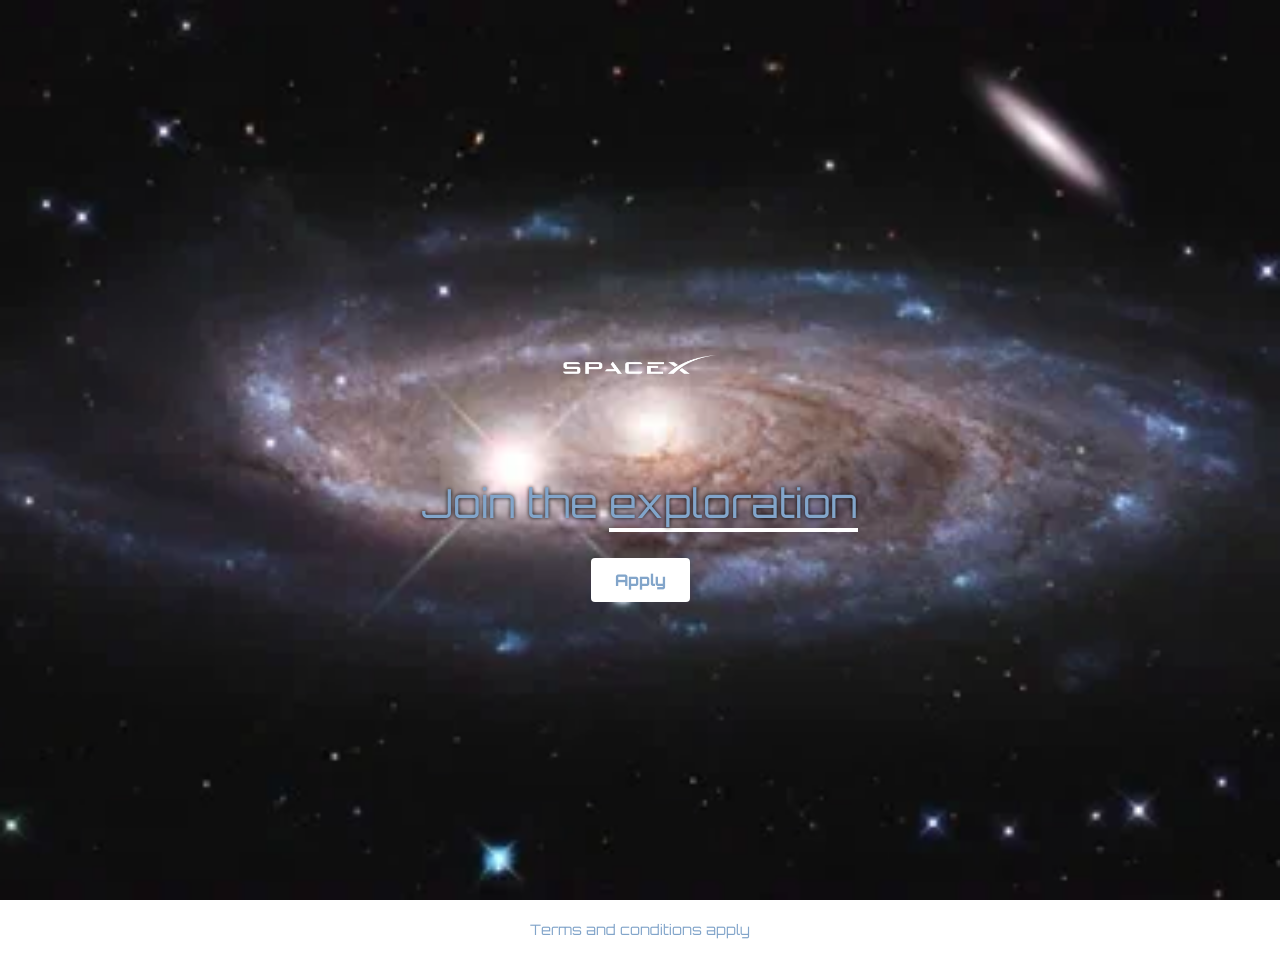
<file: day4/index.html>
<html>
    <head>
        <link rel="preconnect" href="https://fonts.googleapis.com">
        <link rel="preconnect" href="https://fonts.gstatic.com" crossorigin>
        <link href="https://fonts.googleapis.com/css2?family=Orbitron:wght@400;800&display=swap" rel="stylesheet">
        <link rel="stylesheet" href="styles.css" />
    </head>
    <body>
        <div id="hero">
            <img src="SpaceX-White-Logo.wine.png" id="main-logo">
            <h1 id="title">Join the <span class="underline">exploration</span></h1>
            <button class="btn">Apply</button>
        </div>
        <h3>Terms and conditions apply</h3>
    </body>
</html>
</file>
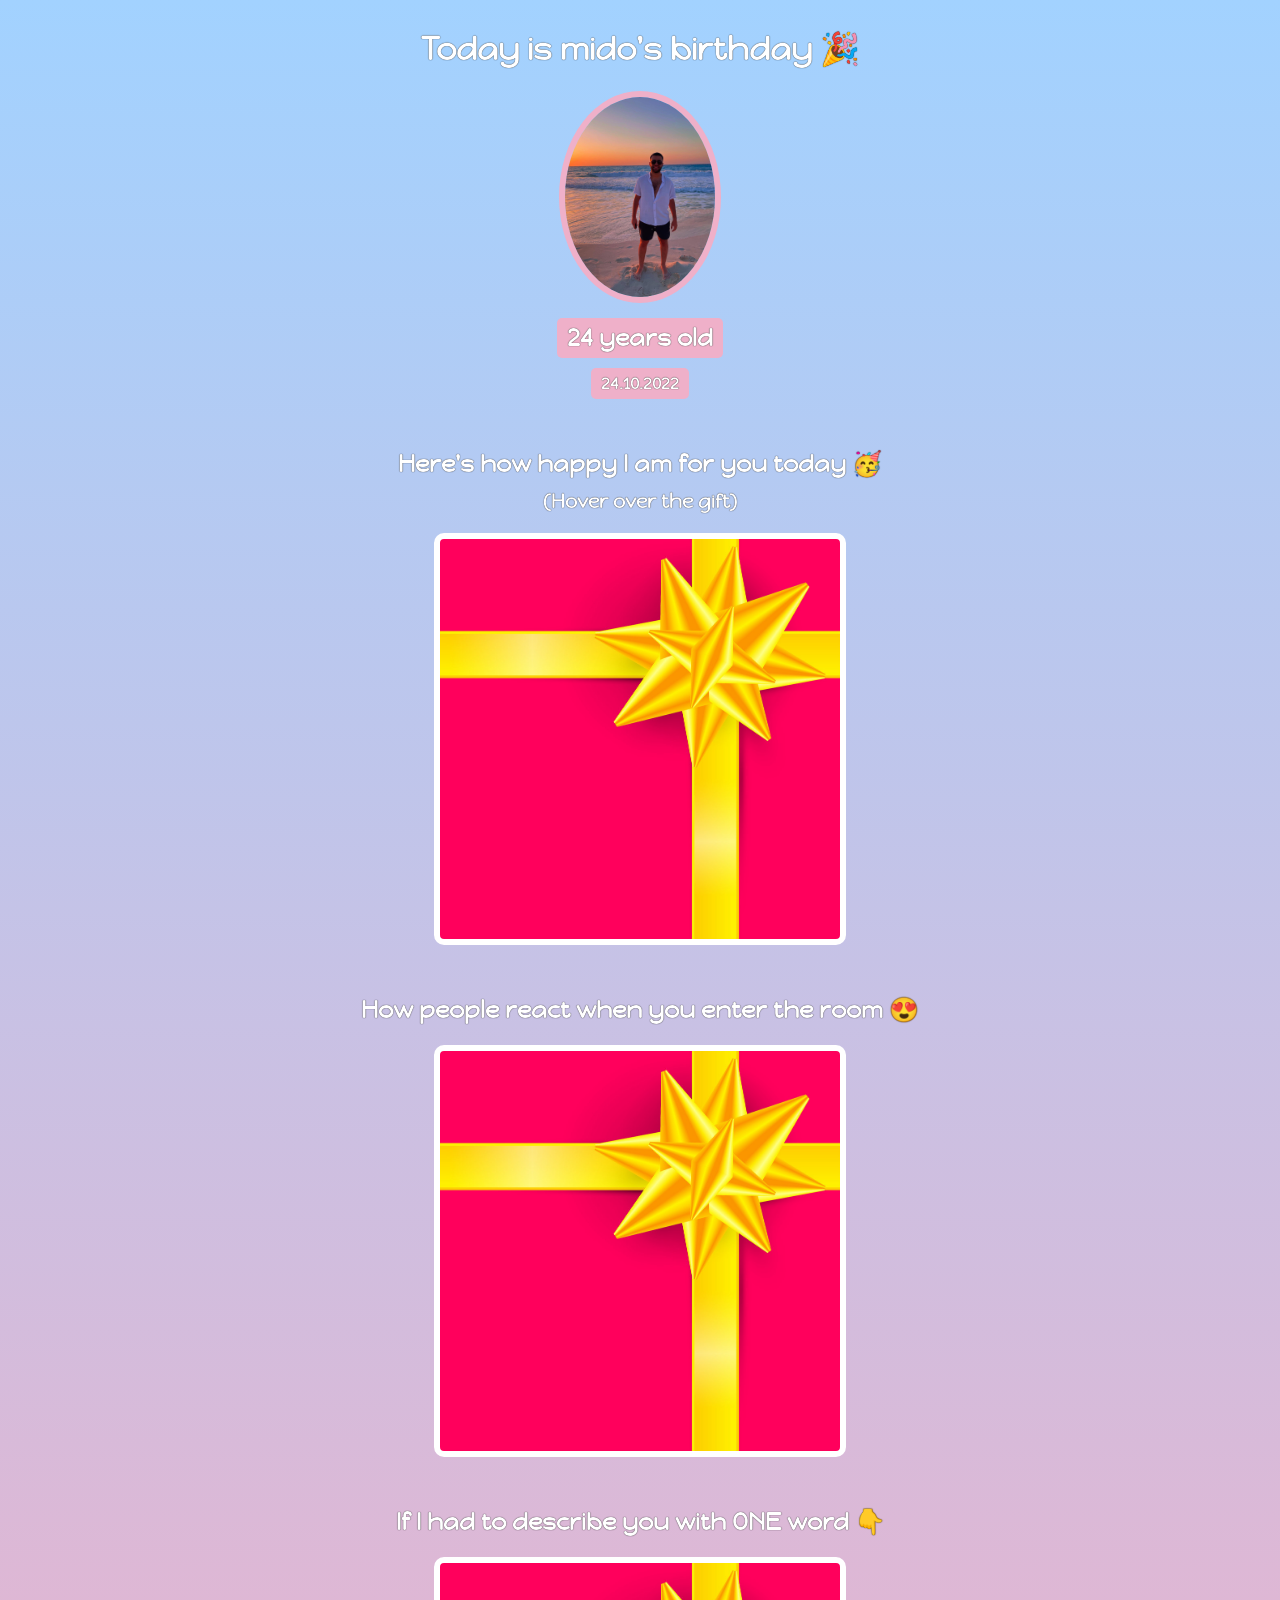
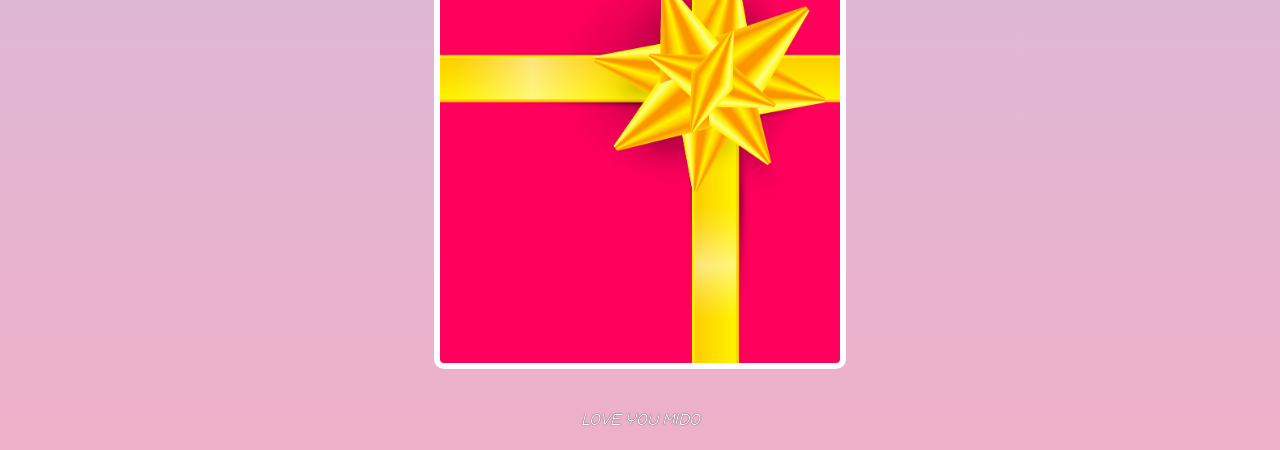
<file: day5/index.html>
<html>
    <head>
        <link rel="preconnect" href="https://fonts.googleapis.com">
        <link rel="preconnect" href="https://fonts.gstatic.com" crossorigin>
        <link href="https://fonts.googleapis.com/css2?family=Happy+Monkey&display=swap" rel="stylesheet">
        <link rel="stylesheet" href="styles.css">
    </head>
    <body>
        <div id="header">
            <h1>Today is mido's birthday 🎉</h1>
            <img id="bff-img" src="mido.jpg">
            <h2 id="bday-age">24 years old</h2>
            <h4 id="bday-date">24.10.2022</h4>
        </div>
        
        <div class="gift-section">
            <h2 class="gift-title">Here's how happy I am for you today 🥳</h2>
            <h3 class="gift-hint">(Hover over the gift)</h3>
            <div class="gift-img" id="gift-img-happy"></div>
        </div>
        
        <div class="gift-section">
            <h2 class="gift-title">How people react when you enter the room 😍</h2>
            <div class="gift-img" id="gift-img-hot"></div>
        </div>
        
        <div class="gift-section">
            <h2 class="gift-title">If I had to describe you with ONE word 👇</h2>
            <div class="gift-img" id="gift-img-genius"></div>
        </div>

        <p id="footer">LOVE YOU MIDO </p>
        
    </body>
</html>
</file>
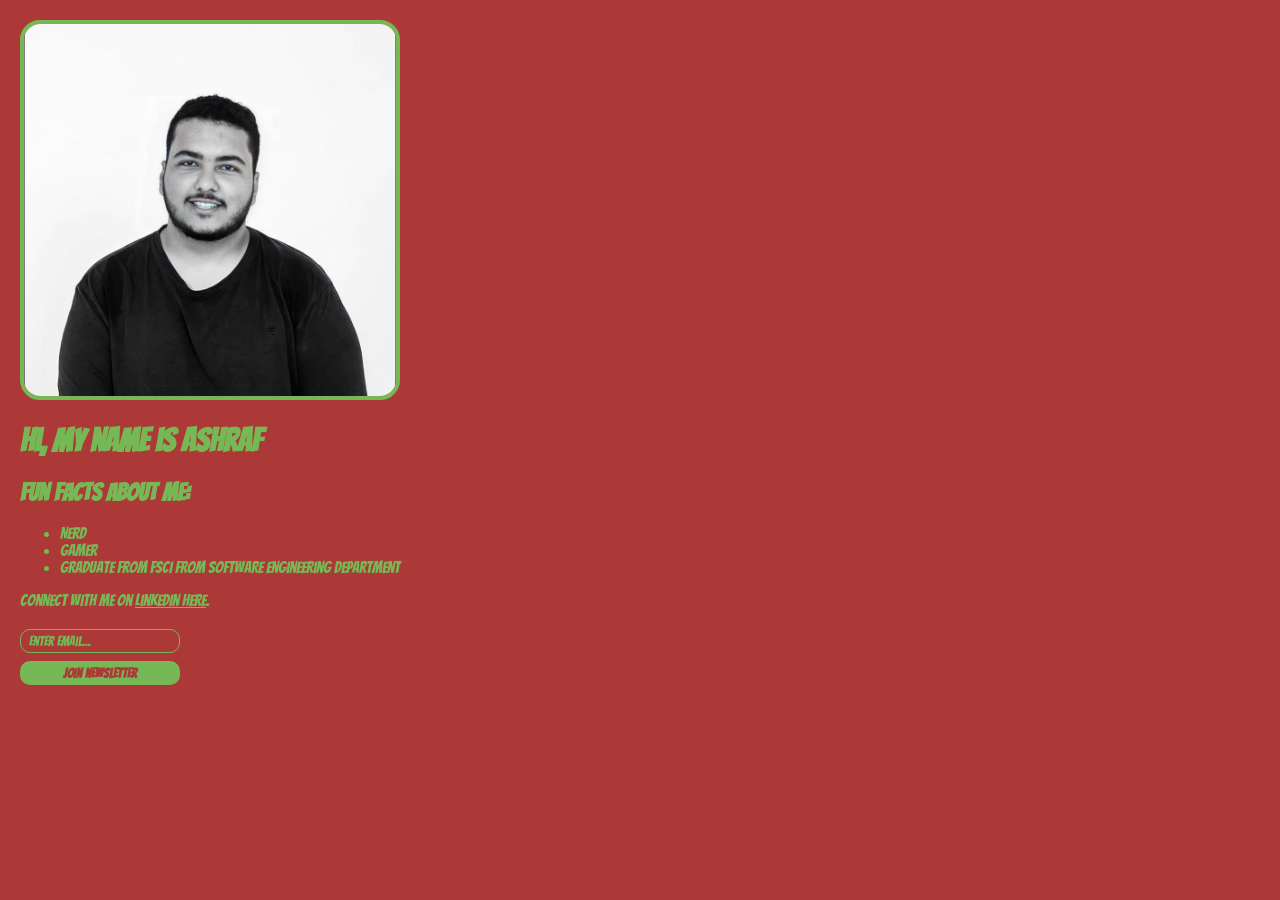
<file: week2/day1/index.html>
<!doctype html>
<html>
    <head>
        <link rel="stylesheet" href="styles.css" />
        <link href="https://fonts.googleapis.com/css2?family=Bangers&family=Black+Ops+One&family=Creepster&family=La+Belle+Aurore&family=MedievalSharp&family=Orbitron&family=Rye&display=swap" rel="stylesheet">
        <script src="index.js"></script>
    </head>
    <body>
        <!-- 
        Challenge 1:
        Write the HTML for your personal website.
        -->
        <img src="nerd.jpg">
        <h1>Hi, my name is Ashraf</h1>
        <h2>Fun facts about me:</h2>
        <ul>
            <li>Nerd</li>
            <li>Gamer</li>
            <li>graduate from FSCI from software engineering department</li>
        </ul>
        <p>Connect with me on <a href="https://www.linkedin.com/in/nerdawy/" target="_blank">LinkedIn here</a>.</p>
        <input type="text" placeholder="Enter email...">
        <button>Join newsletter</button>
    </body>
</html>
</file>
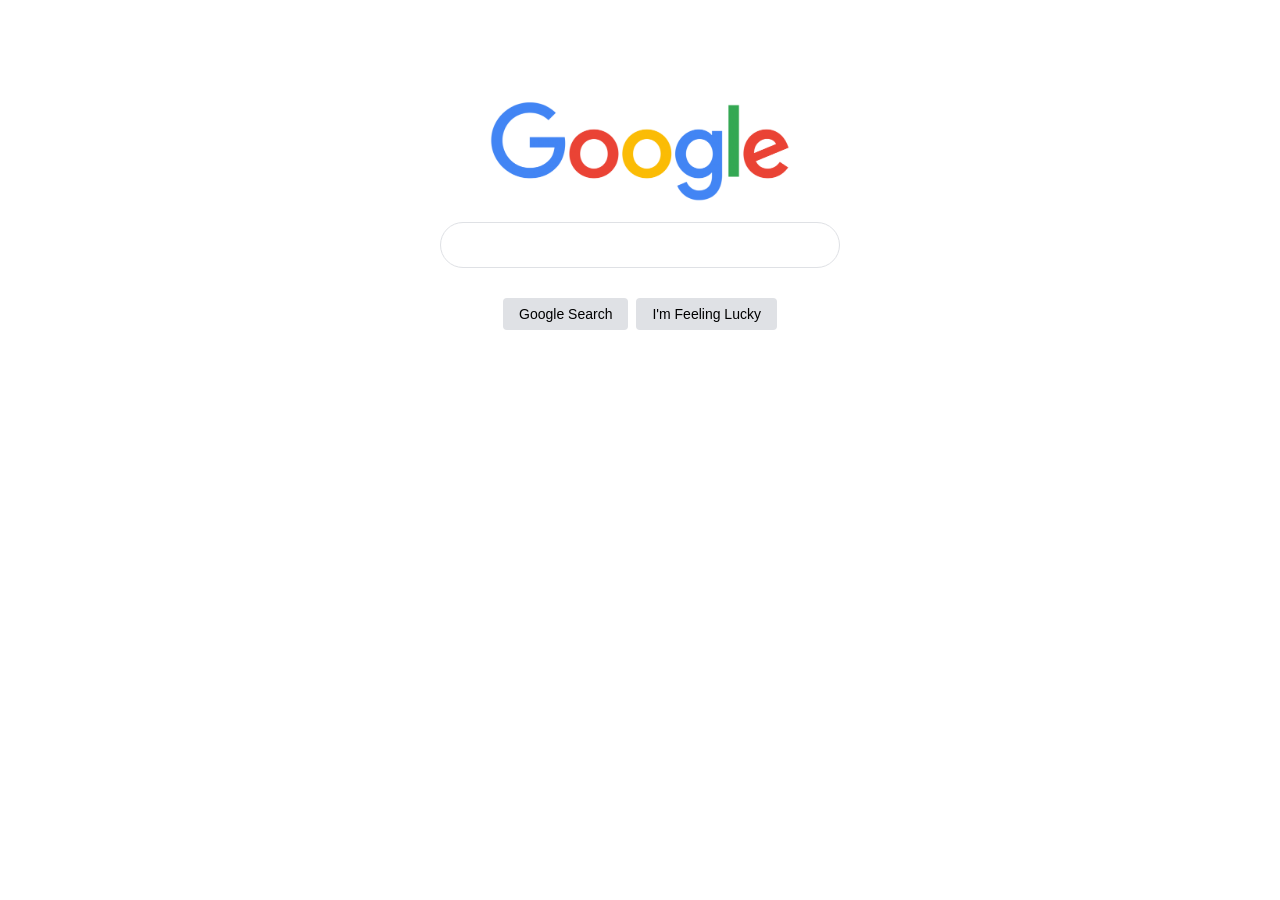
<file: week2/day2/index.html>
<html>
    <head>    
     <link rel="stylesheet" href="styles.css">
    </head>
    <body>
        <div class="main">
            <img class="logo-img" src="google.png" />
            <input class="search-input" type="text" />
            <div class="btn-wrapper">
                <button class="btn">Google Search</button>
                <button class="btn">I'm Feeling Lucky</button>
            </div>
        </div>
    </body>
</html>
</file>
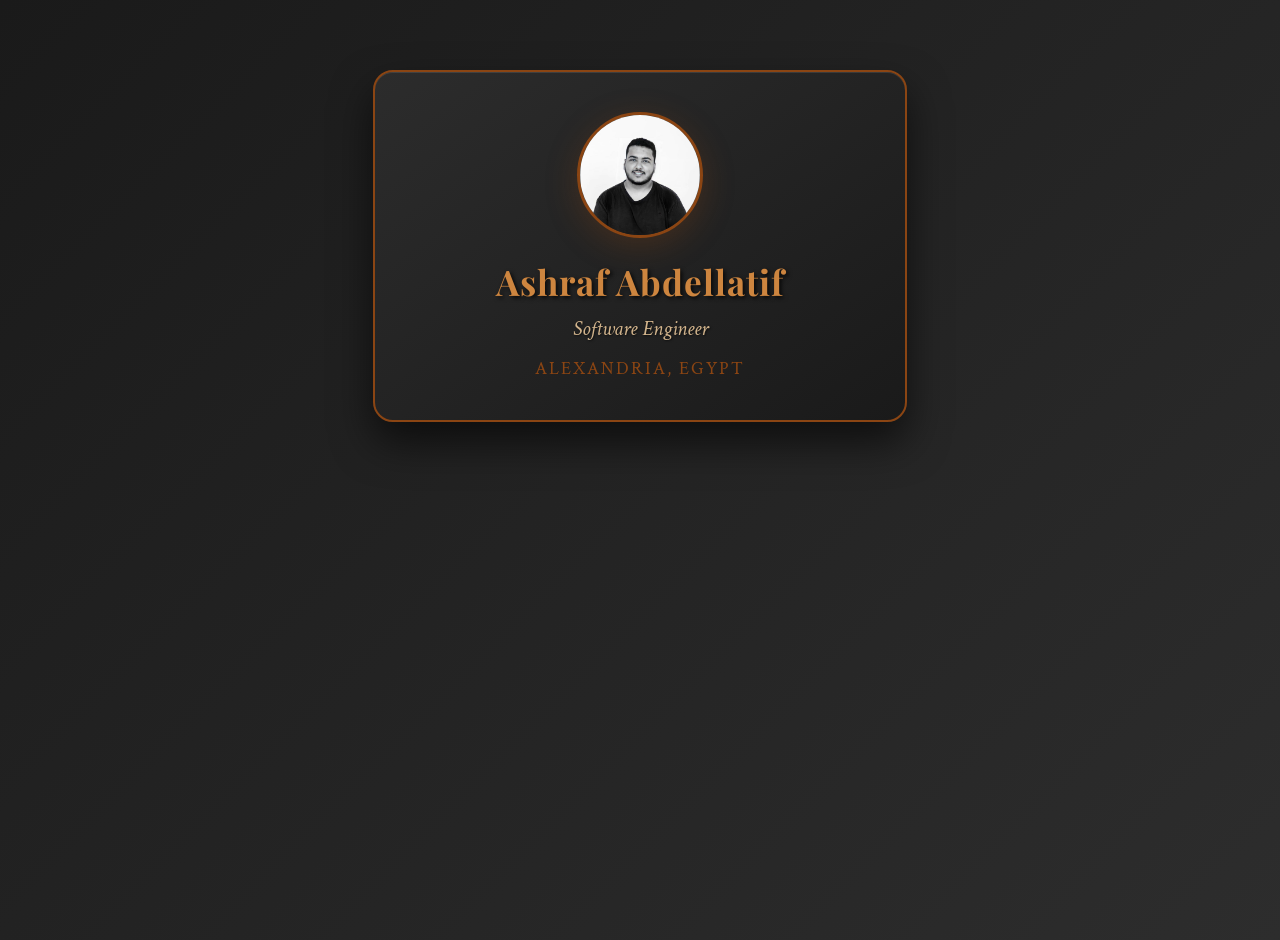
<file: week2/day3/index.html>
<!DOCTYPE html>
<html lang="en">
    <head>
        <meta charset="UTF-8">
        <meta name="viewport" content="width=device-width, initial-scale=1.0">
        <title>Ashraf Abdellatif - Software Engineer</title>
        <link rel="stylesheet" href="styles.css" />
    </head>
    <body>
        <div class="card">
            <img class="avatar" src="nerd.jpg" alt="Ashraf Abdellatif">
            <div class="info">
                <h3>Ashraf Abdellatif</h3>
                <p>Software Engineer</p>
                <h4>Alexandria, Egypt</h4>
            </div>
        </div>
    </body>
</html>
</file>
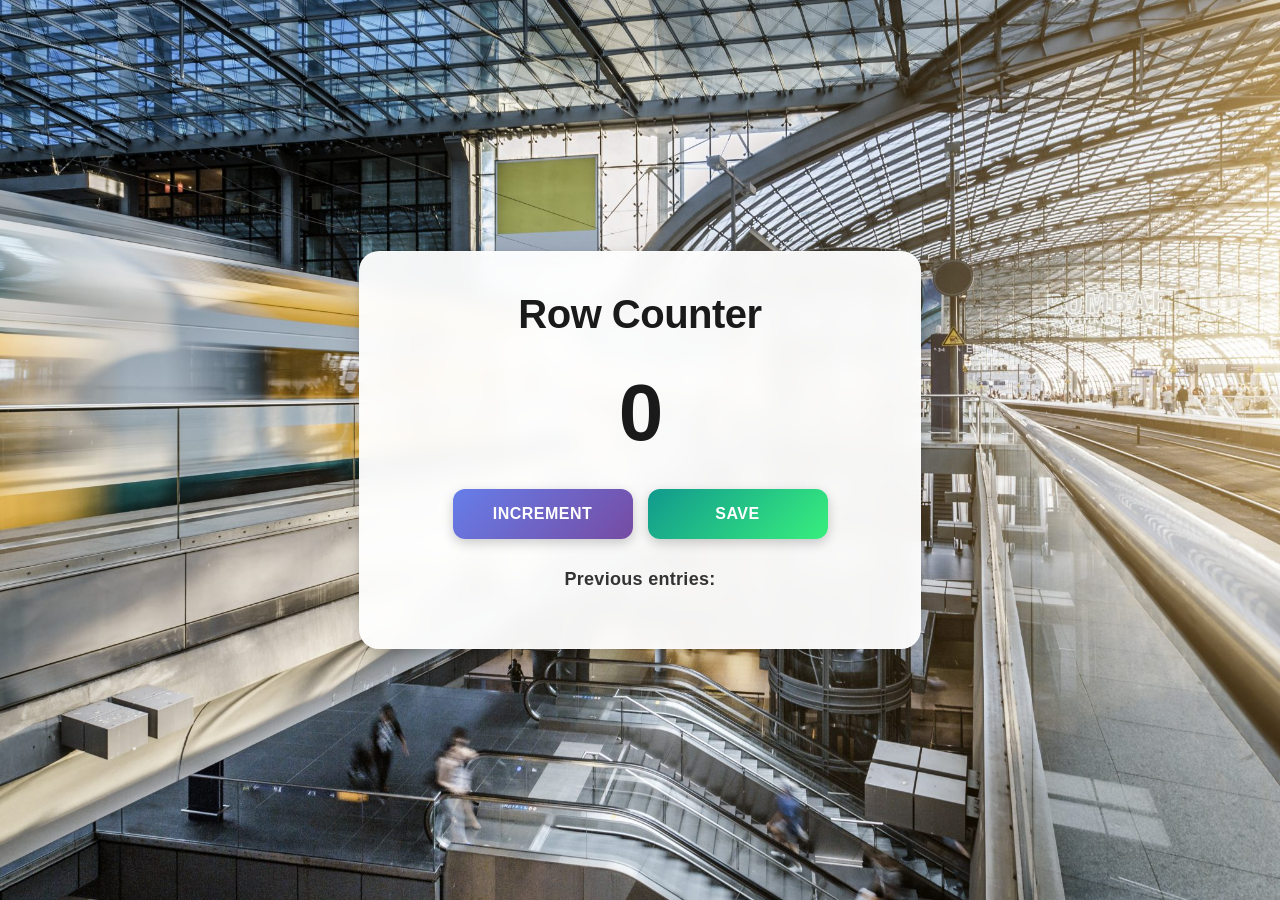
<file: week3/day1/index.html>
<html>
    <head>
        <link rel="stylesheet" href="styles.css">
    </head>
    <body>
        <div class="container">
            <h1>Row Counter</h1>
            <h2 id="count-el">0</h2>
            <div class="button-group">
                <button id="increment-btn" onclick="increment()">INCREMENT</button>
                <button id="save-btn" onclick="save()">SAVE</button>
            </div>
            <p id="save-el">Previous entries: </p>
        </div>
        <script src="index.js"></script>
    </body>
</html>
</file>
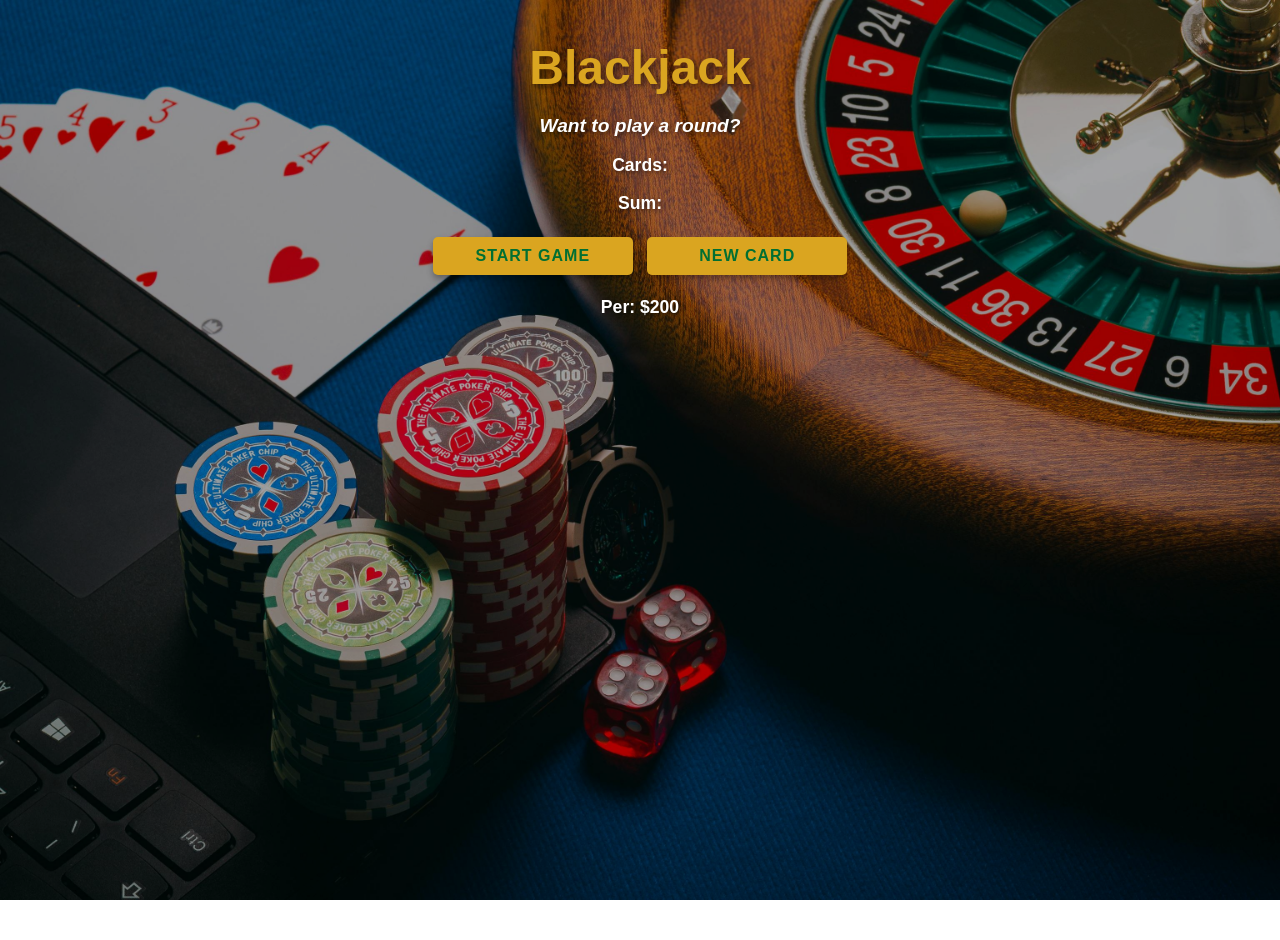
<file: week3/day2/index.html>
<html>
    <head>
        <link rel="stylesheet" href="styles.css">
    </head>
    <body>
        <h1>Blackjack</h1>
        <p id="message-el">Want to play a round?</p>
        <p id="cards-el">Cards:</p>
        <p id="sum-el">Sum:</p>
        <button onclick="startGame()">START GAME</button>
        <button onclick="newCard()">NEW CARD</button>
        <p id="player-el"></p>
        <script src="index.js"></script>
    </body>
</html>
</file>
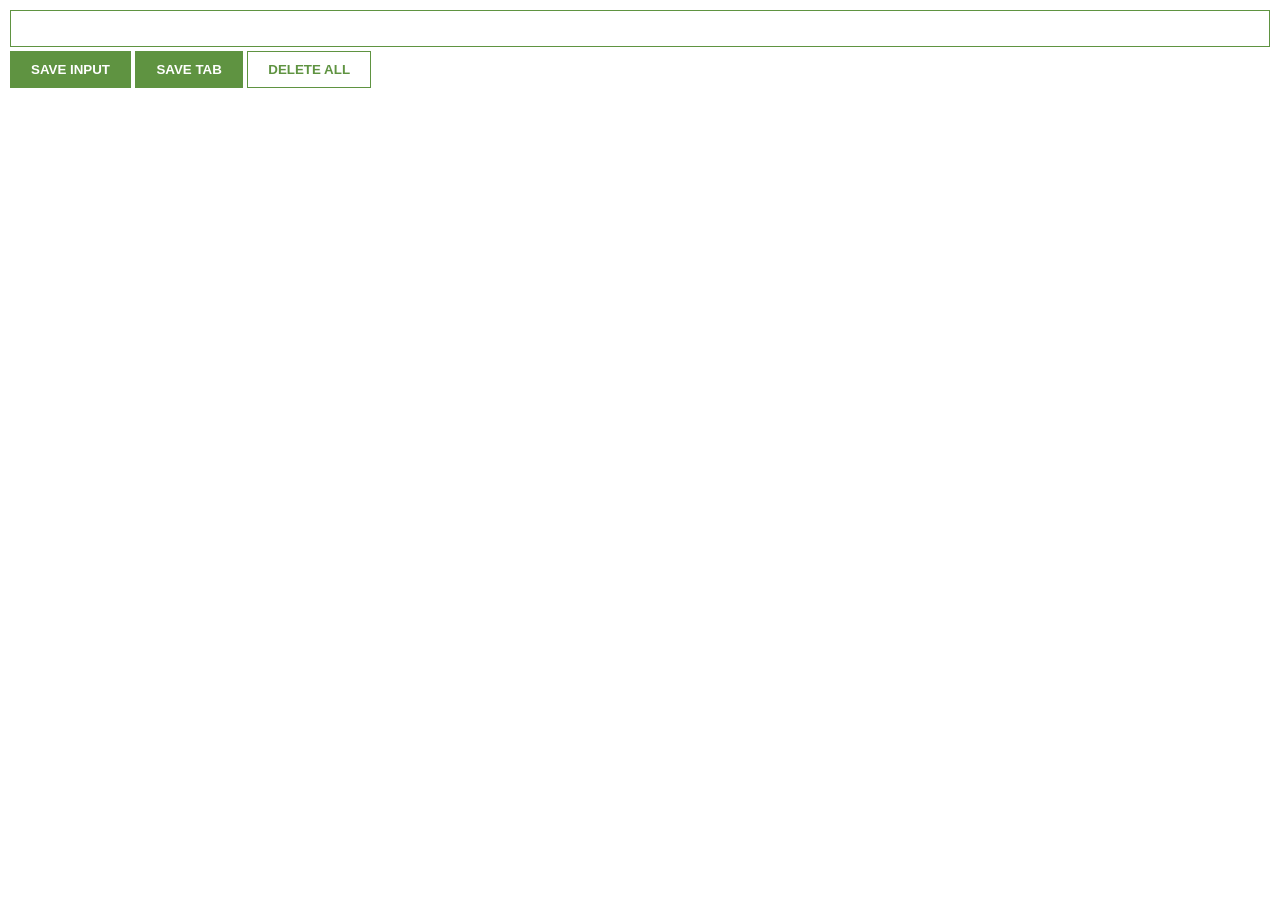
<file: week3/day3/index.html>
<html>
    <head>
        <link rel="stylesheet" href="styles.css">
    </head>
    <body>
        <input type="text" id="input-el">
        <button id="input-btn">SAVE INPUT</button>
        <button id="tab-btn">SAVE TAB</button>
        <button id="delete-btn">DELETE ALL</button>
        <ul id="ul-el">
        </ul>
        <script src="index.js"></script>
    </body>
</html>
</file>
<file: day4/styles.css>
body {
    margin: 0;
    color: #82a5ca;
    text-align: center;
    font-family: 'Orbitron', sans-serif;
}

#hero {
    background-image: url("galaxy.webp");
    background-size: cover;
    background-position: center;
    height: 100vh;
    display: flex;
    flex-direction: column;
    justify-content: center;
    align-items: center;
    padding: 0;
}

#main-logo {
    width: 200px;
    margin-bottom: 20px;
}

#title {
    text-shadow: 0px 0px 4px black;
    font-size: 2.5rem;
    margin-bottom: 30px;
    font-weight: 400;
}

.btn {
    padding: 12px 24px;
    background: white;
    border: none;
    font-family: 'Orbitron', sans-serif;
    color: #82a5ca;
    font-weight: 800;
    font-size: 1rem;
    border-radius: 4px;
    cursor: pointer;
    transition: all 0.3s ease;
}

.btn:hover {
    background: #f0f0f0;
    transform: translateY(-2px);
}

.underline {
    border-bottom: 4px solid white;
}

h3 {
    margin: 0;
    padding: 20px 0;
    background: white;
    color: #82a5ca;
    font-family: 'Orbitron', sans-serif;
    font-weight: 400;
    font-size: 0.9rem;
}
</file>
<file: day5/styles.css>
body {
    text-align: center;
    font-family: 'Happy Monkey', cursive;
    background: linear-gradient(#a2d2ff, #EFB0C9);
    color: #ffffff;
}

h1, h2, h3, h4, p {
    text-shadow: 0 0 1px black;
}

#bff-img {
    width: 150px;
    border-radius: 50%;
    border: 6px solid #EFB0C9;
    margin-bottom: 10px;
}

#bday-age {
    background: #EFB0C9;
    padding: 5px 10px;
    border-radius: 5px;
    margin: 5px 0 10px 0;
}

#bday-date {
    margin: 0;
    background: #EFB0C9;
    padding: 5px 10px;
    border-radius: 5px;
}

#header {
    display: flex;
    flex-direction: column;
    align-items: center;
}

.gift-section {
    margin-top: 50px;
}

.gift-title {
    margin-bottom: 10px;
}

.gift-hint {
    margin-top: 0;
}

#gift-img-cheers {
    height: 200px;
}

.gift-img {
    margin: 20px auto;
    max-width: 400px;
    height: 400px;
    border: 6px solid white;
    border-radius: 10px;
    background-image: url("gift-cover.jpg");
    background-size: cover;
}

#gift-img-happy:hover {
    background-image: url("happy.gif");
}

#gift-img-hot:hover {
    background-image: url("hot.gif");
}

#gift-img-genius:hover {
    background-image: url("genius.gif");
}

#gift-img-badass:hover {
    background-image: url("badass.gif");
}

#gift-img-cheers:hover {
    background-image: url("cheers.gif");
}

#footer {
    font-style: italic;
    width: 400px;
    margin: 40px auto 20px;
}

a {
    color: white;
}
</file>
<file: week2/day1/styles.css>
:root {
    --superhero: 'Bangers', cursive;
    --fantasy: 'MedievalSharp', cursive;
    --space: 'Orbitron', sans-serif;
    --military: 'Black Ops One', cursive;
    --romantic: 'La Belle Aurore', cursive;
    --scary: 'Creepster', cursive;
    --cowboy: 'Rye', cursive;
    --regular: sans-serif;
    --fantasy: 'MedievalSharp', cursive;
    --font: var(--regular);
    --sharp: 0;
    --soft: 10px;
    --round: 100px;
    
    --image: var(--soft);
    
    --background: #f5f5f5;
    --text: #222222;
    
    --light: var(--background);
    --dark: var(--text);
}


body, html {
    margin: 0;
    padding: 10px;
    background: var(--background);
    color: var(--text);
    font-family: var(--font);
}

img {
    width: 30%;
    border-radius: calc(var(--image) * 2);
    border: 4px solid var(--text);
}

a {
    color: var(--text);
}

input {
    display: block;
    margin: 20px 0 0;
    width: 160px;
    box-sizing: border-box;
    padding: 4px 8px;
    border-width: 1px; 
    border-style: solid;
    border-color:  var(--text);
    color: var(--text);
    background: none;
    border-radius: var(--image);
    font-family: var(--font);
}

::placeholder {
    color: var(--text);
}

button {
    border-radius: var(--image);
    padding: 5px 10px;
    border: none;
    background: var(--text);
    color: var(--background);
    font-weight: bold;
    box-sizing: border-box;
    display: block;
    margin: 8px 0;
    cursor: pointer;
    font-family: var(--font);
    width: 160px;
}
</file>
<file: week2/day2/styles.css>
.main {
    margin-top: 100px;
}

.search-input {
    width: 400px;
    line-height: 24px;
    display: block;
    padding: 10px 30px;
    border: 1px solid #dfe1e5;
    border-radius: 24px;
    margin-left: auto;
    margin-right: auto;
}

.logo-img {
    width: 300px;
    display: block;
    margin-bottom: 20px;
    margin-left: auto;
    margin-right: auto;
}

.btn {
    margin-top: 30px;
    background-color: #dfe1e5;
    padding: 8px 16px;
    font-size: 14px;
    border: none;
    border-radius: 4px;
    margin-left: 4px;
    margin-right: 4px;
}

.btn-wrapper {
    display: flex;
    justify-content: center;
}
</file>
<file: week2/day3/styles.css>
@import url('https://fonts.googleapis.com/css2?family=Crimson+Text:ital,wght@0,400;0,600;1,400&family=Playfair+Display:wght@400;600;700&display=swap');

body {
    margin: 0;
    padding: 20px;
    background: linear-gradient(135deg, #1a1a1a 0%, #2d2d2d 100%);
    min-height: 100vh;
    font-family: 'Crimson Text', serif;
    color: #e8e8e8;
}

.avatar {
    width: 120px;
    height: 120px;
    border-radius: 50%;
    border: 3px solid #8b4513;
    box-shadow: 0 8px 32px rgba(139, 69, 19, 0.3);
    transition: all 0.3s ease;
    object-fit: cover;
}

.avatar:hover {
    transform: scale(1.05);
    box-shadow: 0 12px 40px rgba(139, 69, 19, 0.5);
    border-color: #cd853f;
}

.card {
    width: 450px;
    margin: 50px auto;
    padding: 40px;
    display: flex;
    flex-direction: column;
    align-items: center;
    text-align: center;
    background: linear-gradient(145deg, #2c2c2c, #1a1a1a);
    color: #e8e8e8;
    border: 2px solid #8b4513;
    border-radius: 20px;
    box-shadow: 
        0 20px 40px rgba(0, 0, 0, 0.6),
        inset 0 1px 0 rgba(255, 255, 255, 0.1);
    transition: all 0.4s ease;
    position: relative;
    overflow: hidden;
}

.card::before {
    content: '';
    position: absolute;
    top: 0;
    left: -100%;
    width: 100%;
    height: 100%;
    background: linear-gradient(90deg, transparent, rgba(255, 255, 255, 0.1), transparent);
    transition: left 0.6s ease;
}

.card:hover::before {
    left: 100%;
}

.card:hover {
    transform: translateY(-10px) scale(1.02);
    box-shadow: 
        0 30px 60px rgba(0, 0, 0, 0.8),
        inset 0 1px 0 rgba(255, 255, 255, 0.2);
    border-color: #cd853f;
}

.card h3 {
    font-family: 'Playfair Display', serif;
    font-size: 2.2em;
    font-weight: 700;
    margin: 20px 0 10px 0;
    color: #cd853f;
    text-shadow: 2px 2px 4px rgba(0, 0, 0, 0.8);
    letter-spacing: 1px;
    animation: fadeInUp 0.8s ease-out;
}

.card p {
    font-size: 1.3em;
    font-style: italic;
    margin: 10px 0;
    color: #d2b48c;
    text-shadow: 1px 1px 2px rgba(0, 0, 0, 0.6);
    animation: fadeInUp 0.8s ease-out 0.2s both;
}

.card h4 {
    font-size: 1.1em;
    margin: 15px 0 0 0;
    color: #8b4513;
    font-weight: 400;
    text-transform: uppercase;
    letter-spacing: 2px;
    animation: fadeInUp 0.8s ease-out 0.4s both;
}

@keyframes fadeInUp {
    from {
        opacity: 0;
        transform: translateY(30px);
    }
    to {
        opacity: 1;
        transform: translateY(0);
    }
}

@keyframes pulse {
    0%, 100% {
        box-shadow: 0 8px 32px rgba(139, 69, 19, 0.3);
    }
    50% {
        box-shadow: 0 8px 32px rgba(139, 69, 19, 0.6);
    }
}

.avatar {
    animation: pulse 3s ease-in-out infinite;
}

@media (max-width: 600px) {
    .card {
        width: 90%;
        margin: 20px auto;
        padding: 30px 20px;
    }
    
    .card h3 {
        font-size: 1.8em;
    }
    
    .card p {
        font-size: 1.1em;
    }
}
</file>
<file: week3/day1/styles.css>
body {
    background-image: url("GettyImages-833711780-scaled.jpg");
    background-size: cover;
    background-position: center;
    background-attachment: fixed;
    font-family: 'Inter', 'Segoe UI', 'Open Sans', 'Helvetica Neue', sans-serif;
    text-align: center;
    height: 100vh;
    margin: 0;
    display: flex;
    justify-content: center;
    align-items: center;
    padding: 20px;
    box-sizing: border-box;
}

.container {
    background: rgba(255, 255, 255, 0.95);
    backdrop-filter: blur(10px);
    -webkit-backdrop-filter: blur(10px);
    max-width: 500px;
    width: 100%;
    padding: 40px 30px;
    border: 1px solid rgba(255, 255, 255, 0.3);
    border-radius: 20px;
    box-shadow: 0 8px 32px rgba(0, 0, 0, 0.15),
                0 2px 8px rgba(0, 0, 0, 0.1);
}

h1 {
    margin-top: 0;
    margin-bottom: 30px;
    font-size: 2.5em;
    color: #1a1a1a;
    font-weight: 700;
    letter-spacing: -0.5px;
}

h2 {
    font-size: 80px;
    margin-top: 0;
    margin-bottom: 30px;
    color: #1a1a1a;
    font-weight: 800;
    letter-spacing: -2px;
}

.button-group {
    display: flex;
    gap: 15px;
    justify-content: center;
    flex-wrap: wrap;
    margin-bottom: 30px;
}

button {
    border: none;
    padding: 16px 32px;
    color: white;
    font-weight: 700;
    font-size: 16px;
    min-width: 180px;
    border-radius: 12px;
    cursor: pointer;
    transition: all 0.3s ease;
    text-transform: uppercase;
    letter-spacing: 0.5px;
    box-shadow: 0 4px 12px rgba(0, 0, 0, 0.2);
}

button:hover {
    transform: translateY(-2px);
    box-shadow: 0 6px 20px rgba(0, 0, 0, 0.3);
}

button:active {
    transform: translateY(0);
    box-shadow: 0 2px 8px rgba(0, 0, 0, 0.2);
}

#increment-btn { 
    background: linear-gradient(135deg, #667eea 0%, #764ba2 100%);
}

#increment-btn:hover {
    background: linear-gradient(135deg, #5568d3 0%, #65408a 100%);
}

#save-btn {
    background: linear-gradient(135deg, #11998e 0%, #38ef7d 100%);
}

#save-btn:hover {
    background: linear-gradient(135deg, #0d7f72 0%, #2dd46c 100%);
}

#save-el {
    font-weight: 600;
    font-size: 18px;
    color: #333;
    letter-spacing: 0.3px;
}


@media (max-width: 600px) {
    .container {
        padding: 30px 20px;
    }
    
    h1 {
        font-size: 2em;
        margin-bottom: 20px;
    }
    
    h2 {
        font-size: 60px;
        margin-bottom: 20px;
    }
    
    .button-group {
        flex-direction: column;
        gap: 12px;
    }
    
    button {
        width: 100%;
        padding: 14px 28px;
    }
}
</file>
<file: week3/day2/styles.css>
body {
    font-family: 'Trebuchet MS', 'Lucida Sans Unicode', 'Lucida Grande', Arial, sans-serif;
    background-image: url("pexels-aidan-howe-2427444-4677402.jpg");
    background-size: cover;
    background-position: center;
    background-repeat: no-repeat;
    background-attachment: fixed;
    font-weight: bold;
    color: white;
    text-align: center;
    margin: 0;
    padding: 20px;
    min-height: 100vh;
}

body::before {
    content: "";
    position: fixed;
    top: 0;
    left: 0;
    width: 100%;
    height: 100%;
    background: rgba(0, 0, 0, 0.3);
    z-index: -1;
}

h1 {
    color: goldenrod;
    font-size: 3rem;
    text-shadow: 3px 3px 6px rgba(0, 0, 0, 0.5);
    margin: 20px 0;
}

#message-el {
    font-style: italic;
    font-size: 1.2rem;
    margin: 15px 0;
}

p {
    font-size: 1.1rem;
    text-shadow: 2px 2px 4px rgba(0, 0, 0, 0.5);
}

button {
    color: #016f32;
    width: 200px;
    background: goldenrod;
    padding: 10px 20px;
    font-weight: bold;
    font-size: 1rem;
    border: none;
    border-radius: 5px;
    margin: 5px;
    cursor: pointer;
    text-transform: uppercase;
    letter-spacing: 1px;
    box-shadow: 0 4px 6px rgba(0, 0, 0, 0.3);
    transition: all 0.3s ease;
}

button:hover {
    background: #d4af37;
    transform: translateY(-2px);
    box-shadow: 0 6px 8px rgba(0, 0, 0, 0.4);
}

button:active {
    transform: translateY(0);
    box-shadow: 0 2px 4px rgba(0, 0, 0, 0.3);
}
</file>
<file: week3/day3/styles.css>
body {
    margin: 0;
    padding: 10px;
    font-family: Arial, Helvetica, sans-serif;
    min-width: 400px;
}

input {
    width: 100%;
    padding: 10px;
    box-sizing: border-box;
    border: 1px solid #5f9341;
    margin-bottom: 4px;
}

button {
    background: #5f9341;
    color: white;
    padding: 10px 20px;
    border: 1px solid #5f9341;
    font-weight: bold;
}

#delete-btn {
    background: white;
    color: #5f9341;
}

ul {
    margin-top: 20px;
    list-style: none;
    padding-left: 0;
}

li {
    margin-top: 5px;
}

a {
    color: #5f9341;
}
</file>
